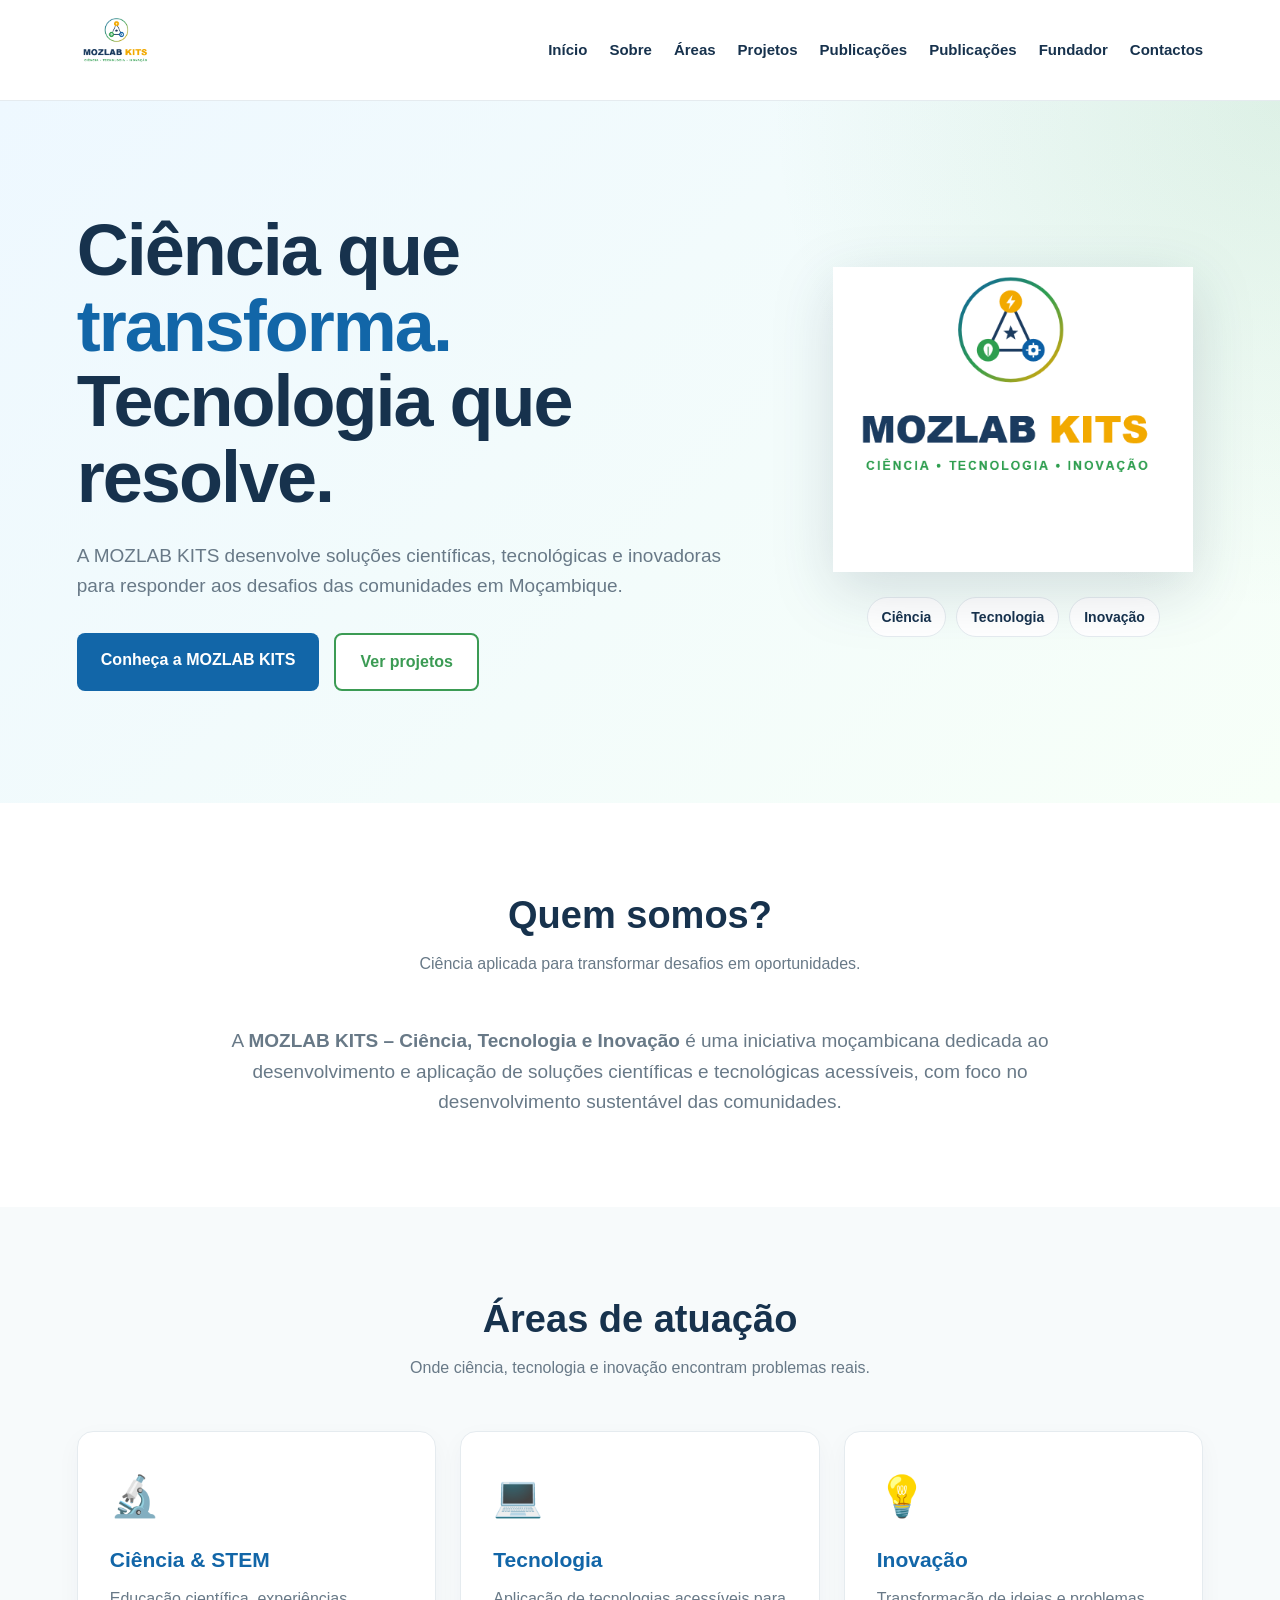
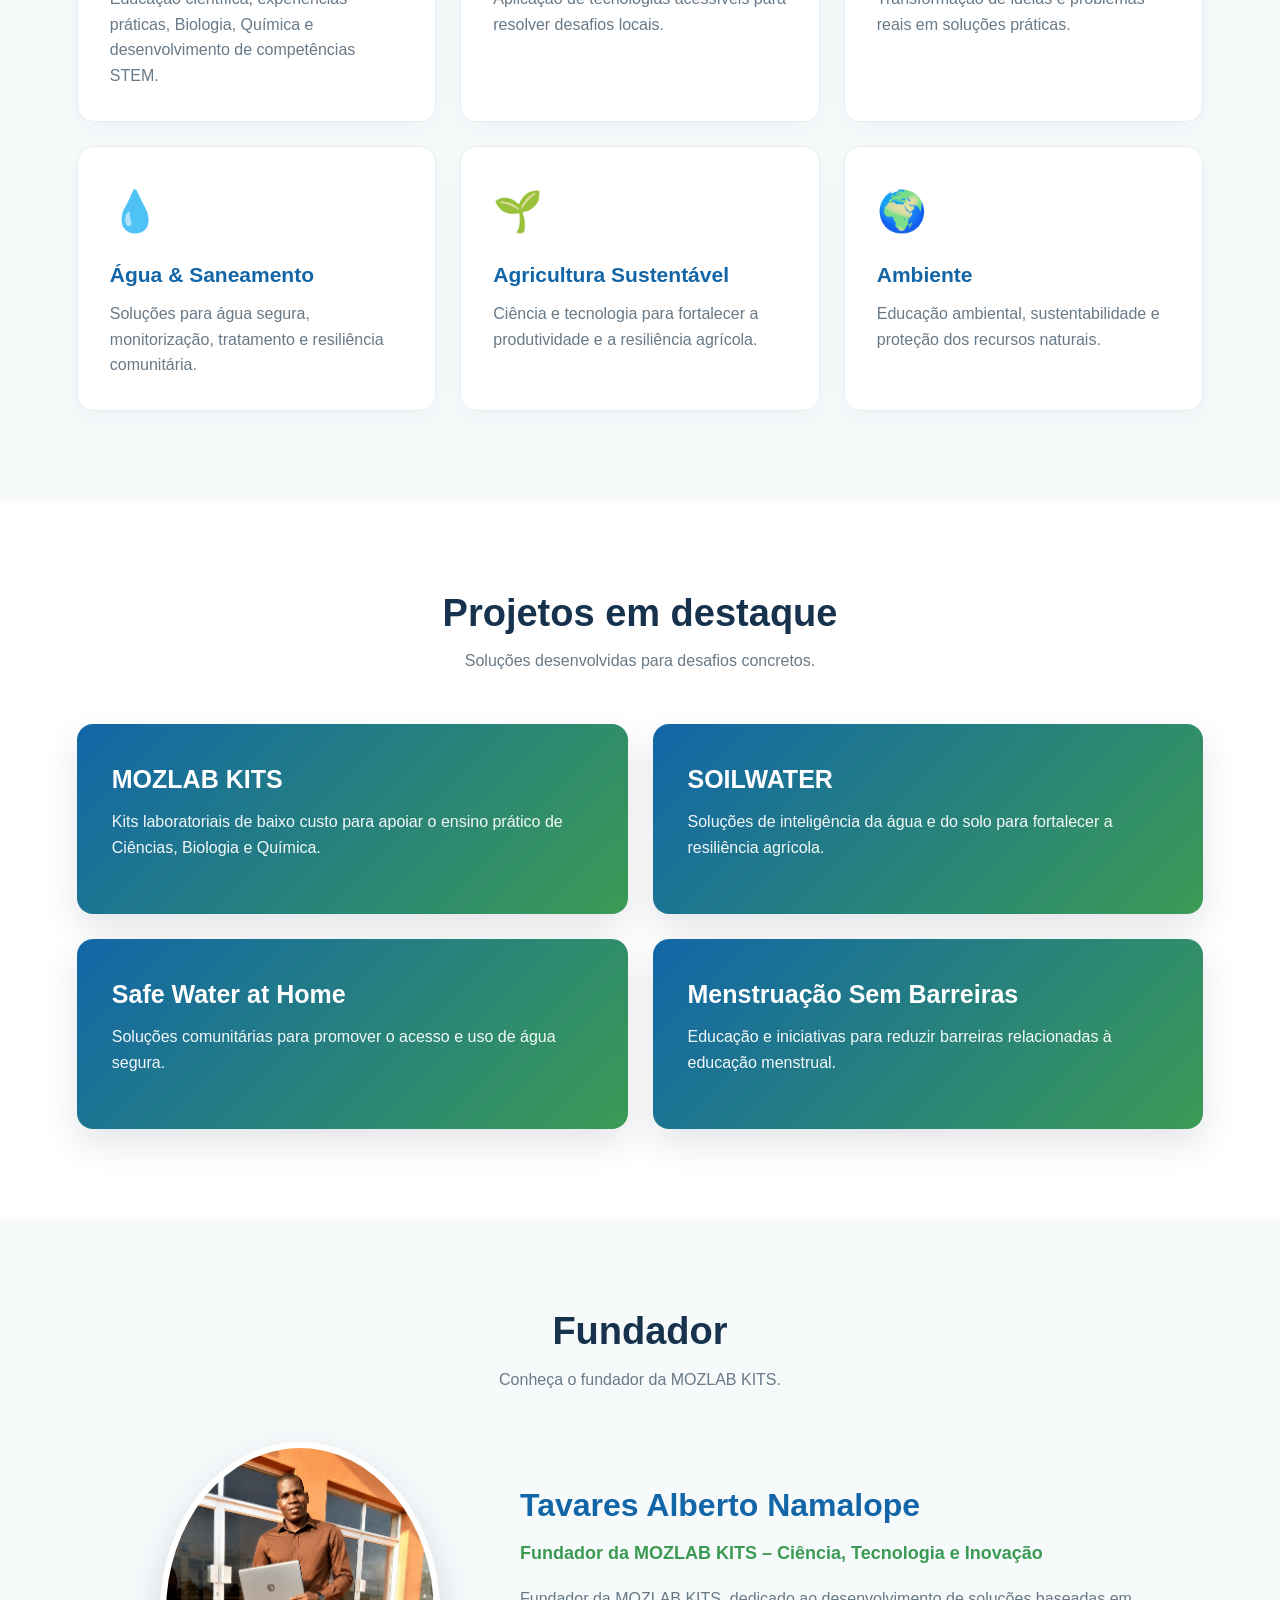
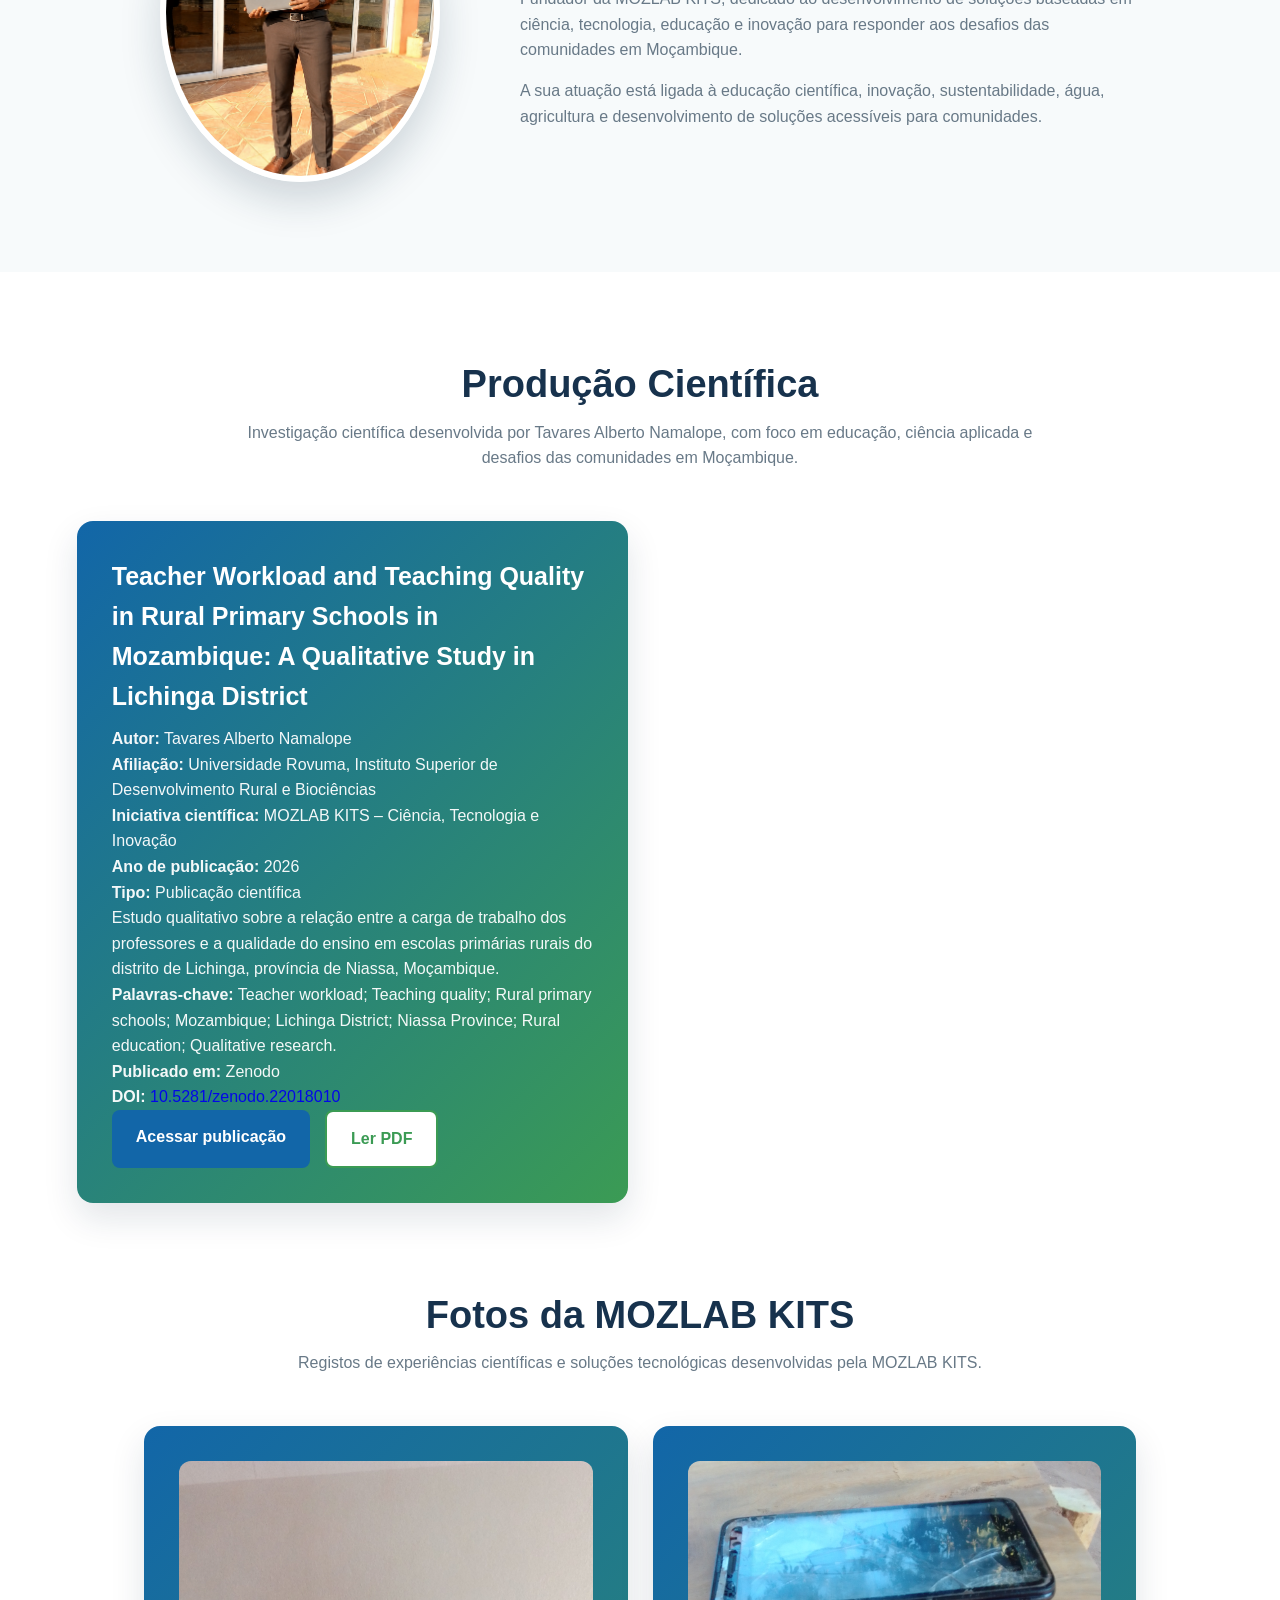
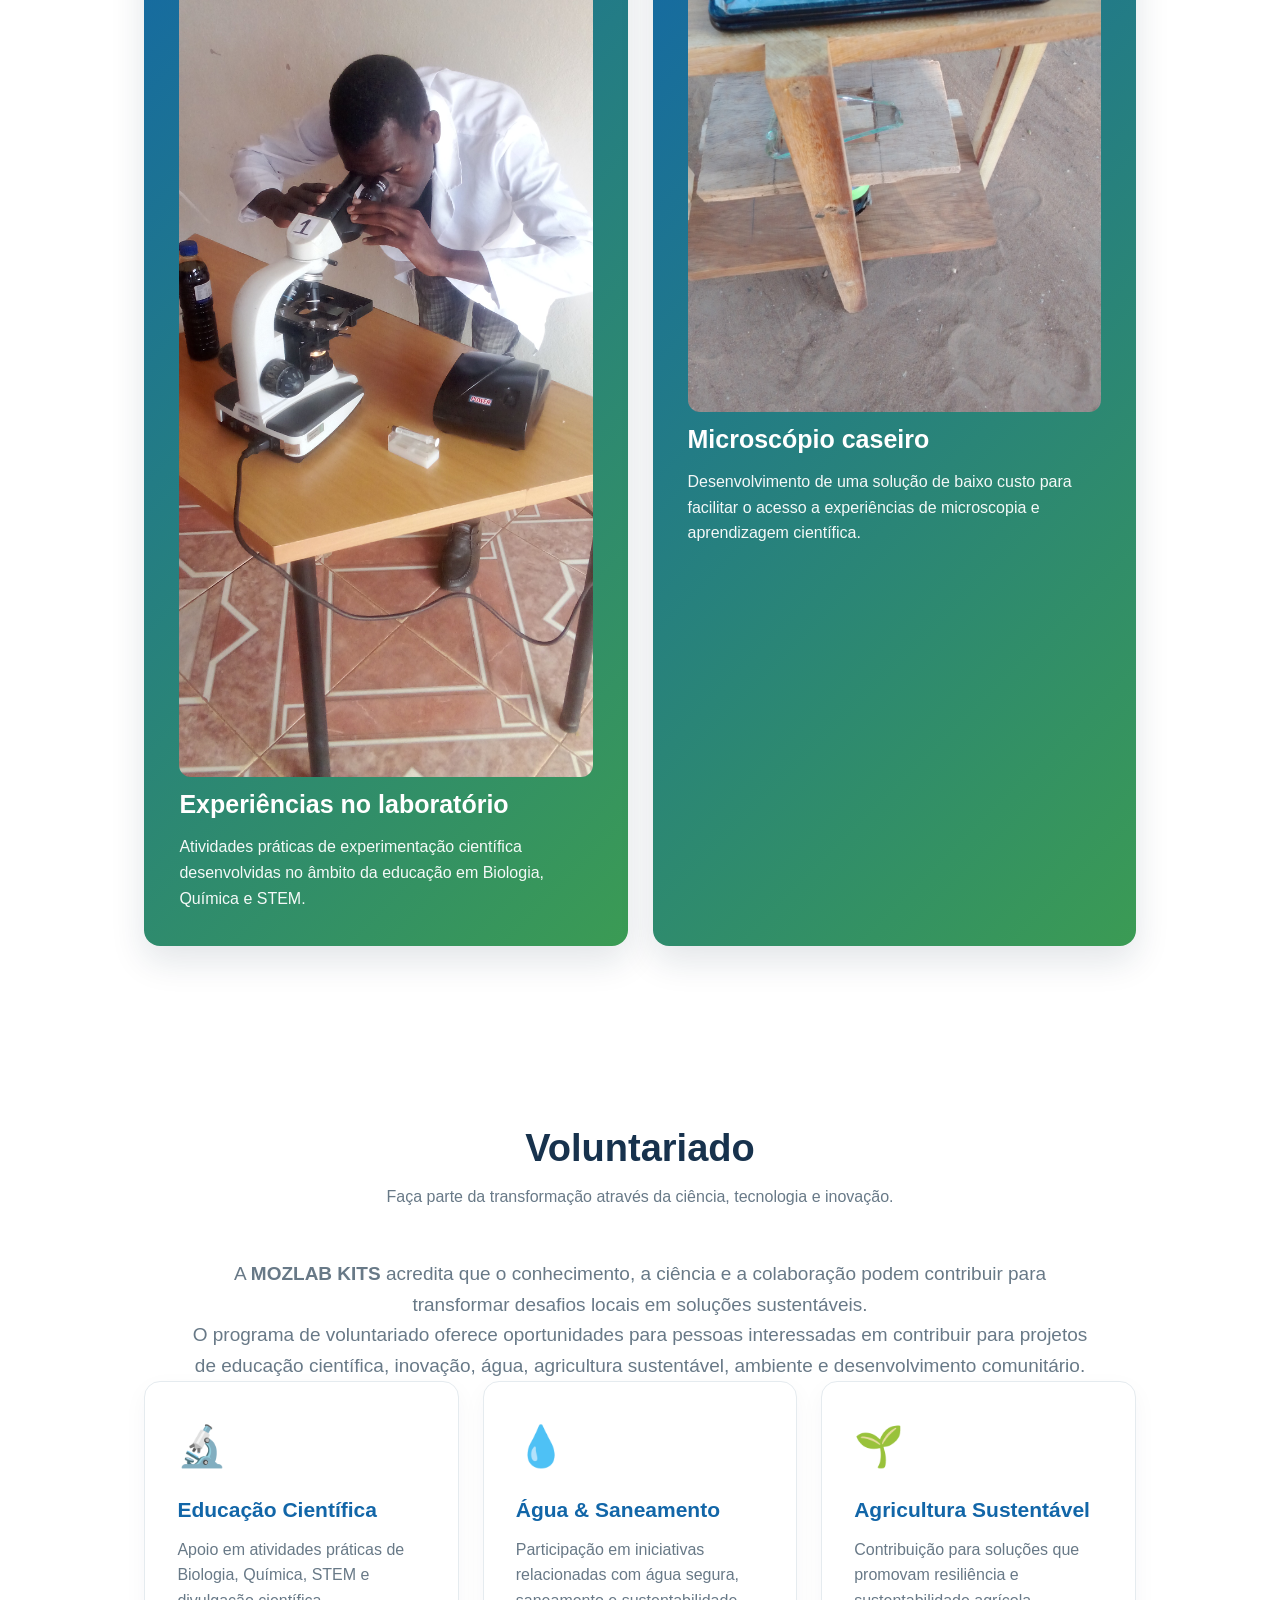
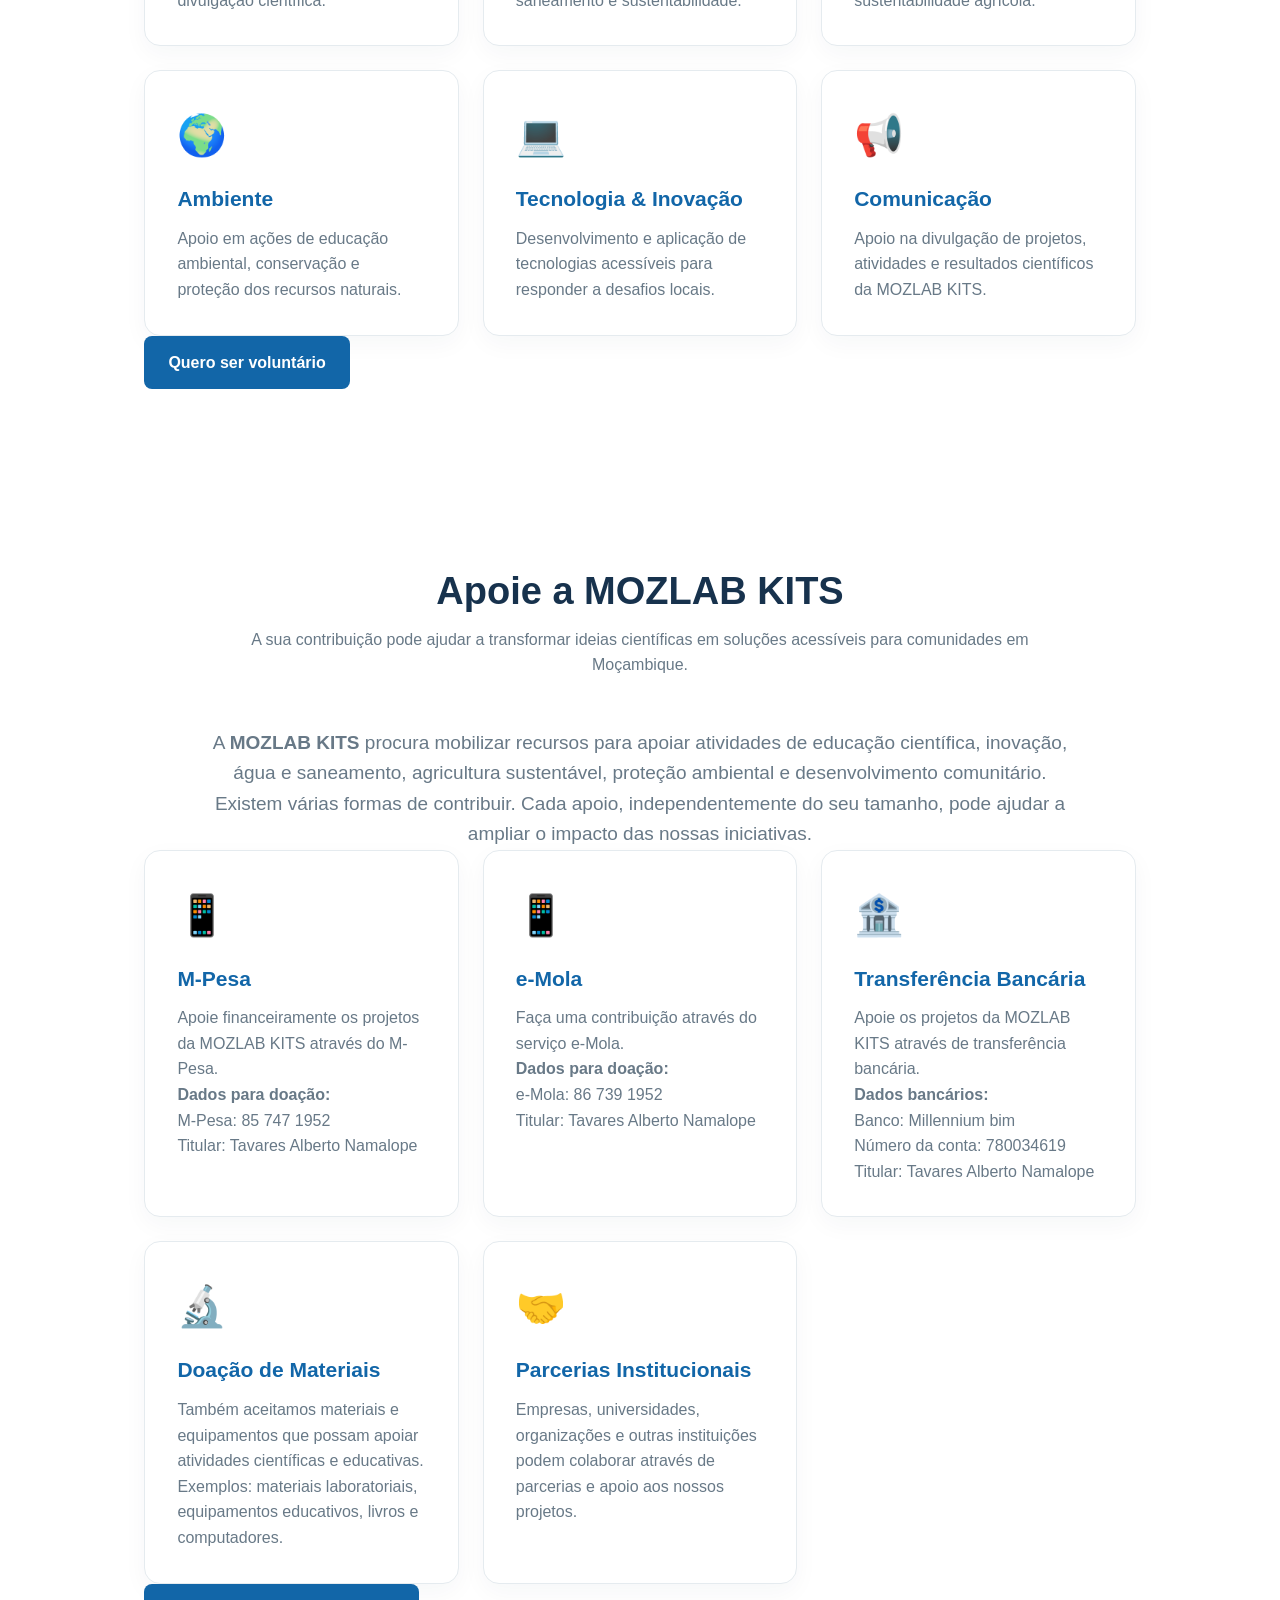
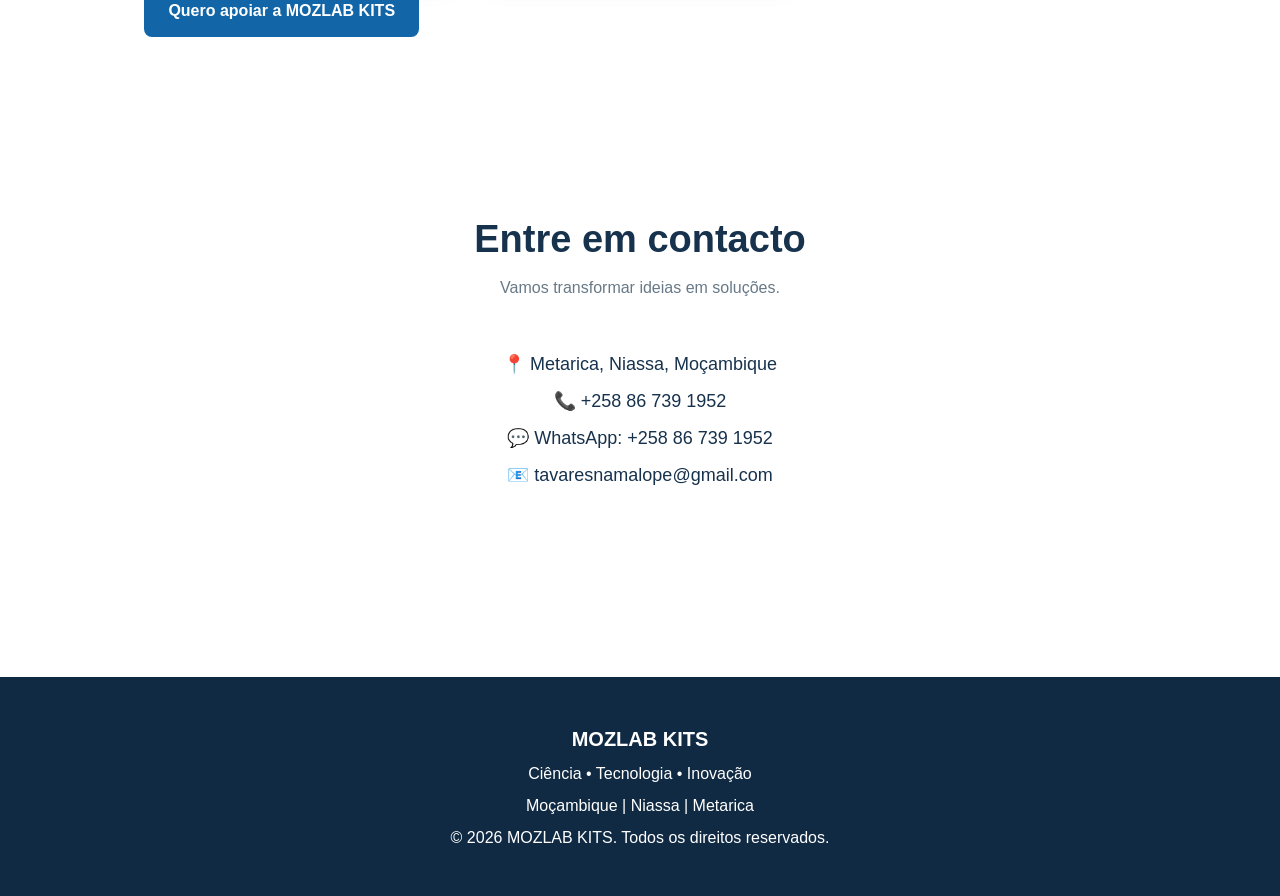
<file: index.html>
<!DOCTYPE html>
<html lang="pt">
<head>
    <meta charset="UTF-8">
    <meta name="viewport" content="width=device-width, initial-scale=1.0">

    <title>MOZLAB KITS – Ciência, Tecnologia e Inovação</title>

    <meta name="description"
          content="MOZLAB KITS – Ciência, Tecnologia e Inovação para transformar desafios em soluções sustentáveis em Moçambique.">
<!-- ==============================
     METADADOS DA PUBLICAÇÃO CIENTÍFICA
     ============================== -->

<meta name="citation_title"
      content="Teacher Workload and Teaching Quality in Rural Primary Schools in Mozambique: A Qualitative Study in Lichinga District">

<meta name="citation_author"
      content="Namalope, Tavares Alberto">

<meta name="citation_publication_date"
      content="2026/08/19">

<meta name="citation_pdf_url"
      content="https://zenodo.org/records/22018010/files/ARTICLE.pdf">

<meta name="citation_abstract"
      content="This qualitative study analyzes the effects of teacher workload on teaching quality in rural primary schools in Lichinga District, Niassa Province, Mozambique.">

<meta name="citation_keywords"
      content="Teacher workload; Teaching quality; Rural primary schools; Mozambique; Lichinga; Niassa; Rural education; Qualitative research">

<meta name="citation_public_url"
      content="https://doi.org/10.5281/zenodo.22018010">

<meta name="citation_doi"
      content="10.5281/zenodo.22018010">

<meta name="citation_language"
      content="en">

<meta name="citation_publisher"
      content="Zenodo">

<meta name="citation_technical_report_institution"
      content="Universidade Rovuma">

<meta name="author"
      content="Tavares Alberto Namalope">
    <link rel="stylesheet" href="style.css">
</head>

<body>

<!-- ==============================
     CABEÇALHO
     ============================== -->

<header>

    <div class="logo-area">

        <img src="MOZLAB KITS.png"
             alt="Logo oficial da MOZLAB KITS">

    </div>

    <nav>

    <a href="#inicio">Início</a>
    <a href="#sobre">Sobre</a>
    <a href="#areas">Áreas</a>
    <a href="#projetos">Projetos</a> 
    <a href="#publicacoes">Publicações</a>
    <a href="#publicacoes">Publicações</a>
    <a href="#fundador">Fundador</a>
    <a href="#contactos">Contactos</a>

</nav>

</header>


<main>

<!-- ==============================
     INÍCIO
     ============================== -->

<section class="hero" id="inicio">

    <div class="hero-text">

        <h1>
            Ciência que <span>transforma.</span><br>
            Tecnologia que resolve.
        </h1>

        <p>
            A MOZLAB KITS desenvolve soluções científicas,
            tecnológicas e inovadoras para responder aos desafios
            das comunidades em Moçambique.
        </p>

        <div class="buttons">

            <a href="#sobre" class="btn btn-primary">
                Conheça a MOZLAB KITS
            </a>

            <a href="#projetos" class="btn btn-secondary">
                Ver projetos
            </a>

        </div>

    </div>


    <div class="hero-logo">

        <img src="MOZLAB KITS.png"
             alt="MOZLAB KITS – Ciência, Tecnologia e Inovação">

        <div class="hero-tagline">

            <span>Ciência</span>
            <span>Tecnologia</span>
            <span>Inovação</span>

        </div>

    </div>

</section>


<!-- ==============================
     SOBRE
     ============================== -->

<section id="sobre">

    <div class="section-title">

        <h2>Quem somos?</h2>

        <p>
            Ciência aplicada para transformar desafios em oportunidades.
        </p>

    </div>


    <div class="about">

        <p>
            A <strong>MOZLAB KITS – Ciência, Tecnologia e Inovação</strong>
            é uma iniciativa moçambicana dedicada ao desenvolvimento
            e aplicação de soluções científicas e tecnológicas
            acessíveis, com foco no desenvolvimento sustentável
            das comunidades.
        </p>

    </div>

</section>


<!-- ==============================
     ÁREAS DE ATUAÇÃO
     ============================== -->

<section class="areas" id="areas">

    <div class="section-title">

        <h2>Áreas de atuação</h2>

        <p>
            Onde ciência, tecnologia e inovação encontram problemas reais.
        </p>

    </div>


    <div class="cards">


        <div class="card">

            <div class="icon">🔬</div>

            <h3>Ciência & STEM</h3>

            <p>
                Educação científica, experiências práticas,
                Biologia, Química e desenvolvimento de
                competências STEM.
            </p>

        </div>


        <div class="card">

            <div class="icon">💻</div>

            <h3>Tecnologia</h3>

            <p>
                Aplicação de tecnologias acessíveis para
                resolver desafios locais.
            </p>

        </div>


        <div class="card">

            <div class="icon">💡</div>

            <h3>Inovação</h3>

            <p>
                Transformação de ideias e problemas reais
                em soluções práticas.
            </p>

        </div>


        <div class="card">

            <div class="icon">💧</div>

            <h3>Água & Saneamento</h3>

            <p>
                Soluções para água segura, monitorização,
                tratamento e resiliência comunitária.
            </p>

        </div>


        <div class="card">

            <div class="icon">🌱</div>

            <h3>Agricultura Sustentável</h3>

            <p>
                Ciência e tecnologia para fortalecer a
                produtividade e a resiliência agrícola.
            </p>

        </div>


        <div class="card">

            <div class="icon">🌍</div>

            <h3>Ambiente</h3>

            <p>
                Educação ambiental, sustentabilidade e
                proteção dos recursos naturais.
            </p>

        </div>


    </div>

</section>


<!-- ==============================
     PROJETOS
     ============================== -->

<section id="projetos">

    <div class="section-title">

        <h2>Projetos em destaque</h2>

        <p>
            Soluções desenvolvidas para desafios concretos.
        </p>

    </div>


    <div class="projects">


        <div class="project">

            <h3>MOZLAB KITS</h3>

            <p>
                Kits laboratoriais de baixo custo para apoiar
                o ensino prático de Ciências, Biologia e Química.
            </p>

        </div>


        <div class="project">

            <h3>SOILWATER</h3>

            <p>
                Soluções de inteligência da água e do solo
                para fortalecer a resiliência agrícola.
            </p>

        </div>


        <div class="project">

            <h3>Safe Water at Home</h3>

            <p>
                Soluções comunitárias para promover o acesso
                e uso de água segura.
            </p>

        </div>


        <div class="project">

            <h3>Menstruação Sem Barreiras</h3>

            <p>
                Educação e iniciativas para reduzir barreiras
                relacionadas à educação menstrual.
            </p>

        </div>


    </div>

</section>


<!-- ==============================
     FUNDADOR
     ============================== -->

<section class="founder" id="fundador">

    <div class="section-title">

        <h2>Fundador</h2>

        <p>
            Conheça o fundador da MOZLAB KITS.
        </p>

    </div>


    <div class="founder-content">

        <div class="founder-photo">

            <img src="FUNDADOR.png"
                 alt="Fotografia de Tavares Alberto Namalope, fundador da MOZLAB KITS">

        </div>


        <div class="founder-info">

            <h3>
                Tavares Alberto Namalope
            </h3>

            <h4>
                Fundador da MOZLAB KITS – Ciência, Tecnologia e Inovação
            </h4>

            <p>
                Fundador da MOZLAB KITS, dedicado ao desenvolvimento
                de soluções baseadas em ciência, tecnologia,
                educação e inovação para responder aos desafios
                das comunidades em Moçambique.
            </p>

            <p>
                A sua atuação está ligada à educação científica,
                inovação, sustentabilidade, água, agricultura
                e desenvolvimento de soluções acessíveis para
                comunidades.
            </p>

        </div>

    </div>

</section>

</section>


<!-- ==============================
     PRODUÇÃO CIENTÍFICA
     ============================== -->

<!-- ==============================
     PRODUÇÃO CIENTÍFICA
     ============================== -->

<section id="publicacoes">

    <div class="section-title">

        <h2>Produção Científica</h2>

        <p>
            Investigação científica desenvolvida por Tavares Alberto Namalope,
            com foco em educação, ciência aplicada e desafios das comunidades
            em Moçambique.
        </p>

    </div>


    <div class="projects">

        <div class="project">

            <h3>
                Teacher Workload and Teaching Quality in Rural Primary Schools
                in Mozambique: A Qualitative Study in Lichinga District
            </h3>

            <p>
                <strong>Autor:</strong>
                Tavares Alberto Namalope
            </p>

            <p>
                <strong>Afiliação:</strong>
                Universidade Rovuma, Instituto Superior de Desenvolvimento
                Rural e Biociências
            </p>

            <p>
                <strong>Iniciativa científica:</strong>
                MOZLAB KITS – Ciência, Tecnologia e Inovação
            </p>

            <p>
                <strong>Ano de publicação:</strong>
                2026
            </p>

            <p>
                <strong>Tipo:</strong>
                Publicação científica
            </p>

            <p>
                Estudo qualitativo sobre a relação entre a carga de trabalho
                dos professores e a qualidade do ensino em escolas primárias
                rurais do distrito de Lichinga, província de Niassa,
                Moçambique.
            </p>

            <p>
                <strong>Palavras-chave:</strong>
                Teacher workload; Teaching quality; Rural primary schools;
                Mozambique; Lichinga District; Niassa Province;
                Rural education; Qualitative research.
            </p>

            <p>
                <strong>Publicado em:</strong>
                Zenodo
            </p>

            <p>
                <strong>DOI:</strong>
                <a
                    href="https://doi.org/10.5281/zenodo.22018010"
                    target="_blank"
                    rel="noopener noreferrer"
                >
                    10.5281/zenodo.22018010
                </a>
            </p>

            <div class="buttons">

                <a
                    href="https://doi.org/10.5281/zenodo.22018010"
                    target="_blank"
                    rel="noopener noreferrer"
                    class="btn btn-primary"
                >
                    Acessar publicação
                </a>

                <a
                    href="https://zenodo.org/records/22018010/files/ARTICLE.pdf?download=1"
                    target="_blank"
                    rel="noopener noreferrer"
                    class="btn btn-secondary"
                >
                    Ler PDF
                </a>

            </div>

        </div>

    </div>

<!-- ==============================
     FOTOS DA MOZLAB KITS
     ============================== -->

<section id="fotos">

    <div class="section-title">

        <h2>Fotos da MOZLAB KITS</h2>

        <p>
            Registos de experiências científicas e soluções
            tecnológicas desenvolvidas pela MOZLAB KITS.
        </p>

    </div>

    <div class="projects">

        <div class="project">

            <img
                src="experiencia-laboratorio.jpg"
                alt="Experiência científica realizada pela MOZLAB KITS no laboratório"
                style="width:100%; border-radius:12px;"
            >

            <h3>
                Experiências no laboratório
            </h3>

            <p>
                Atividades práticas de experimentação científica
                desenvolvidas no âmbito da educação em Biologia,
                Química e STEM.
            </p>

        </div>

        <div class="project">

            <img
                src="microscopio-caseiro.jpg"
                alt="Microscópio caseiro desenvolvido pela MOZLAB KITS"
                style="width:100%; border-radius:12px;"
            >

            <h3>
                Microscópio caseiro
            </h3>

            <p>
                Desenvolvimento de uma solução de baixo custo
                para facilitar o acesso a experiências de
                microscopia e aprendizagem científica.
            </p>

        </div>

    </div>

</section>
<!-- ==============================
     VOLUNTARIADO
     ============================== -->

<section id="voluntariado">

    <div class="section-title">

        <h2>Voluntariado</h2>

        <p>
            Faça parte da transformação através da ciência,
            tecnologia e inovação.
        </p>

    </div>


    <div class="about">

        <p>
            A <strong>MOZLAB KITS</strong> acredita que o conhecimento,
            a ciência e a colaboração podem contribuir para transformar
            desafios locais em soluções sustentáveis.
        </p>

        <p>
            O programa de voluntariado oferece oportunidades para
            pessoas interessadas em contribuir para projetos de
            educação científica, inovação, água, agricultura
            sustentável, ambiente e desenvolvimento comunitário.
        </p>

    </div>


    <div class="cards">


        <div class="card">

            <div class="icon">🔬</div>

            <h3>Educação Científica</h3>

            <p>
                Apoio em atividades práticas de Biologia,
                Química, STEM e divulgação científica.
            </p>

        </div>


        <div class="card">

            <div class="icon">💧</div>

            <h3>Água & Saneamento</h3>

            <p>
                Participação em iniciativas relacionadas com
                água segura, saneamento e sustentabilidade.
            </p>

        </div>


        <div class="card">

            <div class="icon">🌱</div>

            <h3>Agricultura Sustentável</h3>

            <p>
                Contribuição para soluções que promovam
                resiliência e sustentabilidade agrícola.
            </p>

        </div>


        <div class="card">

            <div class="icon">🌍</div>

            <h3>Ambiente</h3>

            <p>
                Apoio em ações de educação ambiental,
                conservação e proteção dos recursos naturais.
            </p>

        </div>


        <div class="card">

            <div class="icon">💻</div>

            <h3>Tecnologia & Inovação</h3>

            <p>
                Desenvolvimento e aplicação de tecnologias
                acessíveis para responder a desafios locais.
            </p>

        </div>


        <div class="card">

            <div class="icon">📢</div>

            <h3>Comunicação</h3>

            <p>
                Apoio na divulgação de projetos, atividades
                e resultados científicos da MOZLAB KITS.
            </p>

        </div>


    </div>


    <div class="buttons">

        <a
           href="https://docs.google.com/forms/d/e/1FAIpQLSepJpAj3QPszFE8LDGBJWDHIJWGb02p6LkeD7oLTedMdEzcxQ/viewform"
            class="btn btn-primary"
        >
            Quero ser voluntário
        </a>

    </div>

</section>
<!-- ==============================
     DOAÇÃO E APOIO
     ============================== -->

<section id="doacao">

    <div class="section-title">

        <h2>Apoie a MOZLAB KITS</h2>

        <p>
            A sua contribuição pode ajudar a transformar ideias
            científicas em soluções acessíveis para comunidades
            em Moçambique.
        </p>

    </div>


    <div class="about">

        <p>
            A <strong>MOZLAB KITS</strong> procura mobilizar recursos
            para apoiar atividades de educação científica, inovação,
            água e saneamento, agricultura sustentável, proteção
            ambiental e desenvolvimento comunitário.
        </p>

        <p>
            Existem várias formas de contribuir. Cada apoio,
            independentemente do seu tamanho, pode ajudar a ampliar
            o impacto das nossas iniciativas.
        </p>

    </div>


    <div class="cards">


        <div class="card">

            <div class="icon">📱</div>

            <h3>M-Pesa</h3>

            <p>
                Apoie financeiramente os projetos da MOZLAB KITS
                através do M-Pesa.
            </p>

            <p>
                <strong>Dados para doação:</strong><br>
M-Pesa: 85 747 1952<br>
Titular: Tavares Alberto Namalope
            </p>

        </div>


        <div class="card">

            <div class="icon">📱</div>

            <h3>e-Mola</h3>

            <p>
                Faça uma contribuição através do serviço
                e-Mola.
            </p>

            <p>
                <strong>Dados para doação:</strong><br>
e-Mola: 86 739 1952<br>
Titular: Tavares Alberto Namalope
            </p>

        </div>


        <div class="card">

            <div class="icon">🏦</div>

            <h3>Transferência Bancária</h3>

            <p>
                Apoie os projetos da MOZLAB KITS através de
                transferência bancária.
            </p>

            <p>
                <strong>Dados bancários:</strong><br>
Banco: Millennium bim<br>
Número da conta: 780034619<br>
Titular: Tavares Alberto Namalope
            </p>

        </div>


        <div class="card">

            <div class="icon">🔬</div>

            <h3>Doação de Materiais</h3>

            <p>
                Também aceitamos materiais e equipamentos que
                possam apoiar atividades científicas e educativas.
            </p>

            <p>
                Exemplos: materiais laboratoriais, equipamentos
                educativos, livros e computadores.
            </p>

        </div>


        <div class="card">

            <div class="icon">🤝</div>

            <h3>Parcerias Institucionais</h3>

            <p>
                Empresas, universidades, organizações e outras
                instituições podem colaborar através de parcerias
                e apoio aos nossos projetos.
            </p>

        </div>


    </div>


    <div class="buttons">

        <a
            href="mailto:tavaresnamalope@gmail.com?subject=Interesse%20em%20apoiar%20a%20MOZLAB%20KITS"
            class="btn btn-primary"
        >
            Quero apoiar a MOZLAB KITS
        </a>

    </div>

</section>
    <!-- ==============================
     CONTACTOS
     ============================== -->

<section class="contact" id="contactos">

    <div class="section-title">

        <h2>Entre em contacto</h2>

        <p>
            Vamos transformar ideias em soluções.
        </p>

    </div>


    <div class="contact-info">

        <p>
            📍 Metarica, Niassa, Moçambique
        </p>

        <p>
            📞 +258 86 739 1952
        </p>

        <p>
            💬 WhatsApp: +258 86 739 1952
        </p>

        <p>
            📧 tavaresnamalope@gmail.com
        </p>

    </div>

</section>

</main>


<!-- ==============================
     RODAPÉ
     ============================== -->

<footer>

    <p>
        <strong>MOZLAB KITS</strong>
    </p>

    <p>
        Ciência • Tecnologia • Inovação
    </p>

    <p>
        Moçambique | Niassa | Metarica
    </p>

    <p>
        © 2026 MOZLAB KITS. Todos os direitos reservados.
    </p>

</footer>


</body>
</html>
</file>
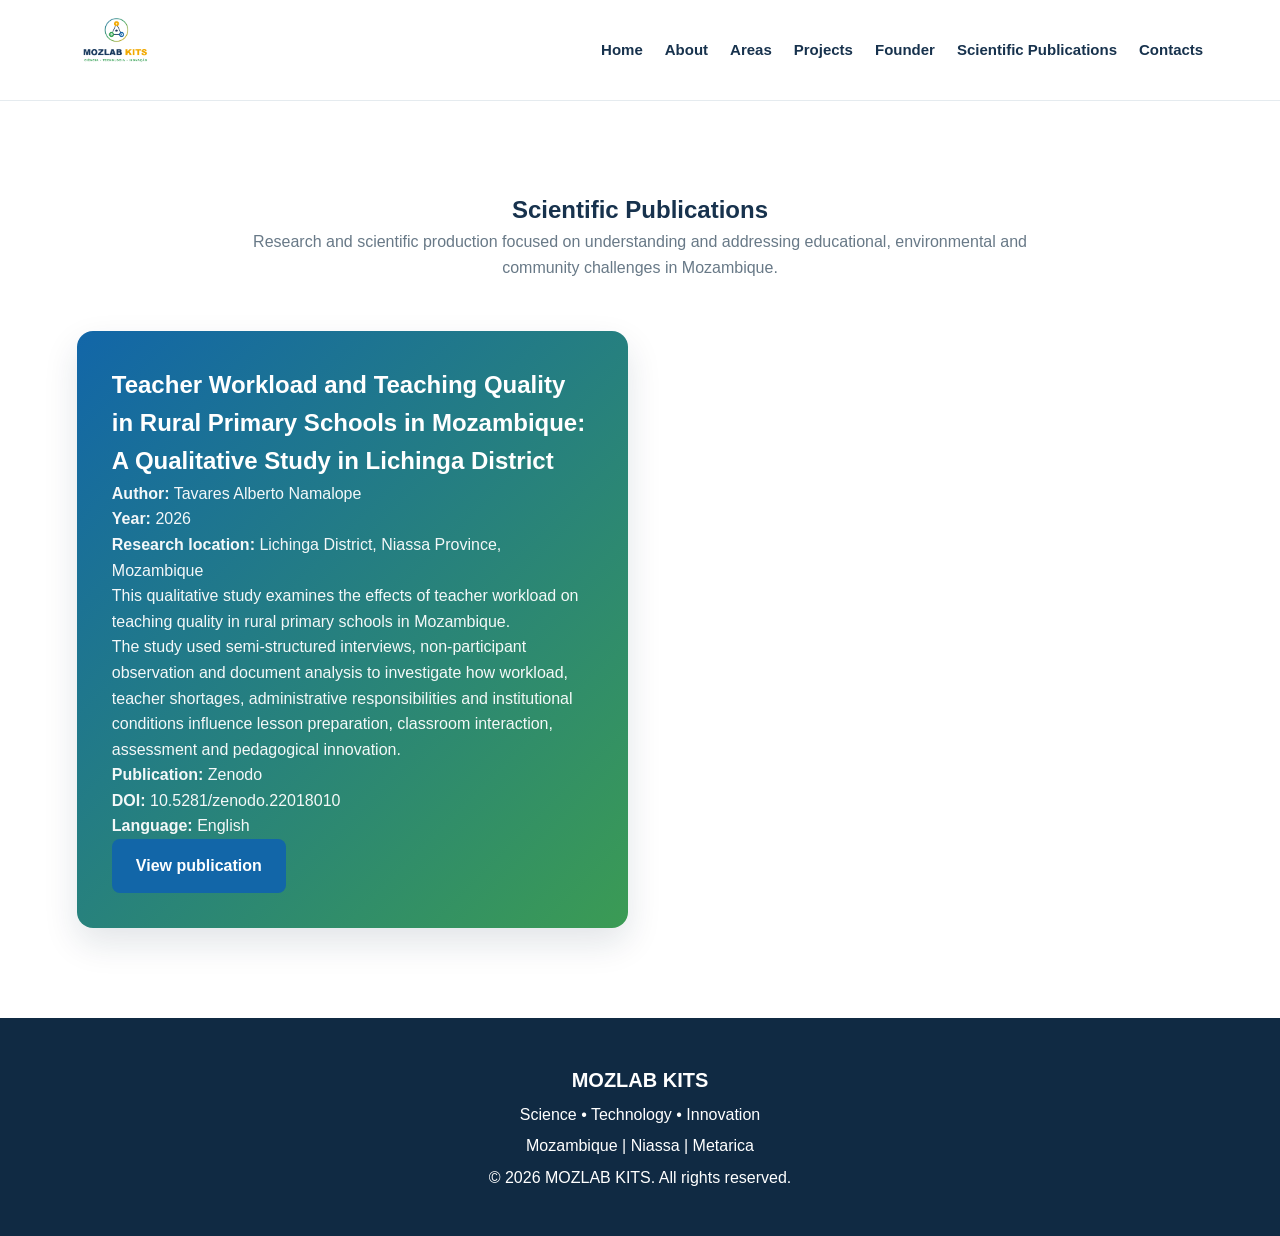
<file: publicacoes.html>
<!DOCTYPE html>
<html lang="en">

<head>

    <meta charset="UTF-8">

    <meta name="viewport"
          content="width=device-width, initial-scale=1.0">

    <title>
        Scientific Publications | Tavares Alberto Namalope
    </title>

    <meta name="description"
          content="Scientific publications by Tavares Alberto Namalope on education, science, water, sustainability and innovation in Mozambique.">

    <meta name="author"
          content="Tavares Alberto Namalope">

    <link rel="canonical"
          href="https://mozlabkits.github.io/mozlab-kits-cti/publicacoes.html">

    <link rel="stylesheet"
          href="style.css">

</head>


<body>

<header>

    <div class="logo-area">

        <a href="index.html">

            <img src="MOZLAB KITS.png"
                 alt="MOZLAB KITS – Ciência, Tecnologia e Inovação">

        </a>

    </div>


    <nav>

        <a href="index.html">Home</a>

        <a href="index.html#sobre">About</a>

        <a href="index.html#areas">Areas</a>

        <a href="index.html#projetos">Projects</a>

        <a href="index.html#fundador">Founder</a>

        <a href="publicacoes.html">Scientific Publications</a>

        <a href="index.html#contactos">Contacts</a>

    </nav>

</header>


<main>

<section>

    <div class="section-title">

        <h1>
            Scientific Publications
        </h1>

        <p>
            Research and scientific production focused on
            understanding and addressing educational,
            environmental and community challenges in Mozambique.
        </p>

    </div>


    <div class="projects">


        <article class="project">

            <h2>
                Teacher Workload and Teaching Quality in Rural
                Primary Schools in Mozambique:
                A Qualitative Study in Lichinga District
            </h2>


            <p>

                <strong>Author:</strong>
                Tavares Alberto Namalope

            </p>


            <p>

                <strong>Year:</strong>
                2026

            </p>


            <p>

                <strong>Research location:</strong>
                Lichinga District, Niassa Province, Mozambique

            </p>


            <p>

                This qualitative study examines the effects of
                teacher workload on teaching quality in rural
                primary schools in Mozambique.

            </p>


            <p>

                The study used semi-structured interviews,
                non-participant observation and document analysis
                to investigate how workload, teacher shortages,
                administrative responsibilities and institutional
                conditions influence lesson preparation,
                classroom interaction, assessment and pedagogical
                innovation.

            </p>


            <p>

                <strong>Publication:</strong>
                Zenodo

            </p>


            <p>

                <strong>DOI:</strong>
                10.5281/zenodo.22018010

            </p>


            <p>

                <strong>Language:</strong>
                English

            </p>


            <a
                href="https://doi.org/10.5281/zenodo.22018010"
                target="_blank"
                rel="noopener noreferrer"
                class="btn btn-primary"
            >

                View publication

            </a>

        </article>


    </div>

</section>

</main>


<footer>

    <p>

        <strong>
            MOZLAB KITS
        </strong>

    </p>


    <p>
        Science • Technology • Innovation
    </p>


    <p>
        Mozambique | Niassa | Metarica
    </p>


    <p>
        © 2026 MOZLAB KITS. All rights reserved.
    </p>

</footer>


</body>

</html>
</file>
<file: style.css>
/* =========================================
   MOZLAB KITS
   Ciência • Tecnologia • Inovação
   ========================================= */

:root {
    --azul: #1266a8;
    --azul-escuro: #102a43;
    --verde: #3b9b54;
    --dourado: #d9a441;
    --branco: #ffffff;
    --cinza-claro: #f7fafb;
    --cinza: #687987;
    --texto: #17324d;
    --borda: #e5ebef;
}

/* ==============================
   RESET
   ============================== */

* {
    margin: 0;
    padding: 0;
    box-sizing: border-box;
}

html {
    scroll-behavior: smooth;
}

body {
    font-family: Arial, Helvetica, sans-serif;
    color: var(--texto);
    background: var(--branco);
    line-height: 1.6;
}

a {
    text-decoration: none;
}

/* ==============================
   CABEÇALHO
   ============================== */

header {
    background: rgba(255, 255, 255, 0.96);
    border-bottom: 1px solid var(--borda);
    padding: 16px 6%;
    display: flex;
    align-items: center;
    justify-content: space-between;
    position: sticky;
    top: 0;
    z-index: 1000;
}

.logo-area {
    display: flex;
    align-items: center;
    flex-shrink: 0;
}

.logo-area img {
    height: 68px;
    width: auto;
    max-width: 230px;
    object-fit: contain;
    display: block;
}

/* ==============================
   MENU
   ============================== */

nav {
    display: flex;
    align-items: center;
    gap: 22px;
}

nav a {
    color: var(--texto);
    font-size: 15px;
    font-weight: 600;
    transition: 0.3s ease;
}

nav a:hover {
    color: var(--verde);
}

/* ==============================
   HERO
   ============================== */

.hero {
    min-height: 78vh;
    padding: 90px 6%;
    display: flex;
    align-items: center;
    justify-content: space-between;
    gap: 60px;

    background:
        radial-gradient(
            circle at top right,
            rgba(59, 155, 84, 0.12),
            transparent 35%
        ),
        linear-gradient(
            135deg,
            #eef8ff,
            #f7fff8
        );
}

.hero-text {
    max-width: 680px;
}

.hero-text h1 {
    font-size: clamp(42px, 6vw, 72px);
    line-height: 1.05;
    margin-bottom: 25px;
    letter-spacing: -2px;
}

.hero-text h1 span {
    color: var(--azul);
}

.hero-text p {
    max-width: 650px;
    font-size: 19px;
    color: var(--cinza);
    margin-bottom: 32px;
}

/* ==============================
   LOGO DO HERO
   ============================== */

.hero-logo {
    width: 380px;
    flex-shrink: 0;
    text-align: center;
}

.hero-logo img {
    width: 100%;
    max-width: 360px;
    height: auto;
    display: block;
    margin: 0 auto 25px;

    filter: drop-shadow(
        0 18px 30px rgba(16, 42, 67, 0.15)
    );
}

.hero-tagline {
    display: flex;
    justify-content: center;
    gap: 10px;
    flex-wrap: wrap;
}

.hero-tagline span {
    padding: 8px 14px;
    border-radius: 20px;
    background: var(--branco);
    border: 1px solid var(--borda);
    color: var(--texto);
    font-size: 14px;
    font-weight: 700;
}

/* ==============================
   BOTÕES
   ============================== */

.buttons {
    display: flex;
    gap: 15px;
    flex-wrap: wrap;
}

.btn {
    display: inline-block;
    padding: 14px 24px;
    border-radius: 8px;
    font-weight: 700;
    transition: 0.3s ease;
}

.btn-primary {
    background: var(--azul);
    color: var(--branco);
}

.btn-primary:hover {
    transform: translateY(-2px);
    background: #0e568e;
}

.btn-secondary {
    border: 2px solid var(--verde);
    color: var(--verde);
    background: var(--branco);
}

.btn-secondary:hover {
    background: var(--verde);
    color: var(--branco);
}

/* ==============================
   SEÇÕES
   ============================== */

section {
    padding: 90px 6%;
}

.section-title {
    max-width: 800px;
    margin: 0 auto 50px;
    text-align: center;
}

.section-title h2 {
    font-size: 38px;
    line-height: 1.2;
    margin-bottom: 12px;
}

.section-title p {
    color: var(--cinza);
}

/* ==============================
   SOBRE
   ============================== */

.about {
    max-width: 900px;
    margin: auto;
    text-align: center;
    font-size: 19px;
    color: var(--cinza);
}

/* ==============================
   ÁREAS
   ============================== */

.areas {
    background: var(--cinza-claro);
}

.cards {
    max-width: 1200px;
    margin: auto;
    display: grid;
    grid-template-columns: repeat(3, 1fr);
    gap: 24px;
}

.card {
    background: var(--branco);
    padding: 32px;
    border-radius: 16px;
    border: 1px solid var(--borda);
    box-shadow: 0 8px 25px rgba(16, 42, 67, 0.04);
    transition:
        transform 0.3s ease,
        box-shadow 0.3s ease;
}

.card:hover {
    transform: translateY(-7px);
    box-shadow: 0 18px 40px rgba(16, 42, 67, 0.10);
}

.card .icon {
    font-size: 40px;
    margin-bottom: 15px;
}

.card h3 {
    margin-bottom: 10px;
    color: var(--azul);
    font-size: 21px;
}

.card p {
    color: var(--cinza);
}

/* ==============================
   PROJETOS
   ============================== */

.projects {
    max-width: 1200px;
    margin: auto;
    display: grid;
    grid-template-columns: repeat(2, 1fr);
    gap: 25px;
}

.project {
    padding: 35px;
    min-height: 190px;
    border-radius: 16px;

    background: linear-gradient(
        135deg,
        var(--azul),
        var(--verde)
    );

    color: var(--branco);

    box-shadow:
        0 15px 35px rgba(16, 42, 67, 0.12);

    transition: transform 0.3s ease;
}

.project:hover {
    transform: translateY(-6px);
}

.project h3 {
    font-size: 25px;
    margin-bottom: 10px;
}

.project p {
    opacity: 0.95;
}

/* ==============================
   FUNDADOR
   ============================== */

.founder {
    background: var(--cinza-claro);
}

.founder-content {
    max-width: 1000px;
    margin: auto;

    display: grid;
    grid-template-columns: 320px 1fr;

    align-items: center;
    gap: 60px;
}

.founder-photo img {
    width: 280px;
    height: 340px;
    object-fit: cover;
    object-position: center top;

    object-fit: cover;

    border-radius: 50%;

    display: block;
    margin: auto;

    border: 6px solid var(--branco);

    box-shadow:
        0 18px 40px rgba(16, 42, 67, 0.18);
}

/* Informações */

.founder-info h3 {
    font-size: 32px;
    color: var(--azul);
    margin-bottom: 8px;
}

.founder-info h4 {
    font-size: 18px;
    color: var(--verde);
    margin-bottom: 18px;
}

.founder-info p {
    color: var(--cinza);
    margin-bottom: 15px;
}

/* ==============================
   CONTACTOS
   ============================== */

.contact {
    text-align: center;
}

.contact-info {
    font-size: 18px;
    color: var(--texto);
}

.contact-info p {
    margin: 8px 0;
}

/* ==============================
   RODAPÉ
   ============================== */

footer {
    background: var(--azul-escuro);
    color: var(--branco);
    text-align: center;
    padding: 40px 6%;
}

footer p {
    margin: 6px 0;
}

footer strong {
    font-size: 20px;
}

/* ==============================
   RESPONSIVIDADE
   ============================== */

@media (max-width: 850px) {

    header {
        flex-direction: column;
        gap: 15px;
    }

    nav {
        flex-wrap: wrap;
        justify-content: center;
        gap: 12px;
    }

    .hero {
        flex-direction: column;
        text-align: center;
        padding-top: 70px;
    }

    .hero-text {
        margin: auto;
    }

    .hero-text h1 {
        letter-spacing: -1px;
    }

    .buttons {
        justify-content: center;
    }

    .cards,
    .projects {
        grid-template-columns: 1fr;
    }

    .hero-logo {
        width: 100%;
        max-width: 380px;
    }

    .hero-logo img {
        max-width: 320px;
    }

    /* Fundador no telemóvel */

    .founder-content {
        grid-template-columns: 1fr;
        text-align: center;
        gap: 30px;
    }

    .founder-photo img {
        width: 240px;
        height: 240px;
    }

    .founder-info h3 {
        font-size: 28px;
    }
}

/* ==============================
   TELEMÓVEIS PEQUENOS
   ============================== */

@media (max-width: 500px) {

    section {
        padding: 65px 5%;
    }

    .hero-text h1 {
        font-size: 40px;
    }

    .hero-text p {
        font-size: 17px;
    }

    .section-title h2 {
        font-size: 31px;
    }

    nav a {
        font-size: 14px;
    }

    .founder-photo img {
        width: 210px;
        height: 210px;
    }
}
</file>
